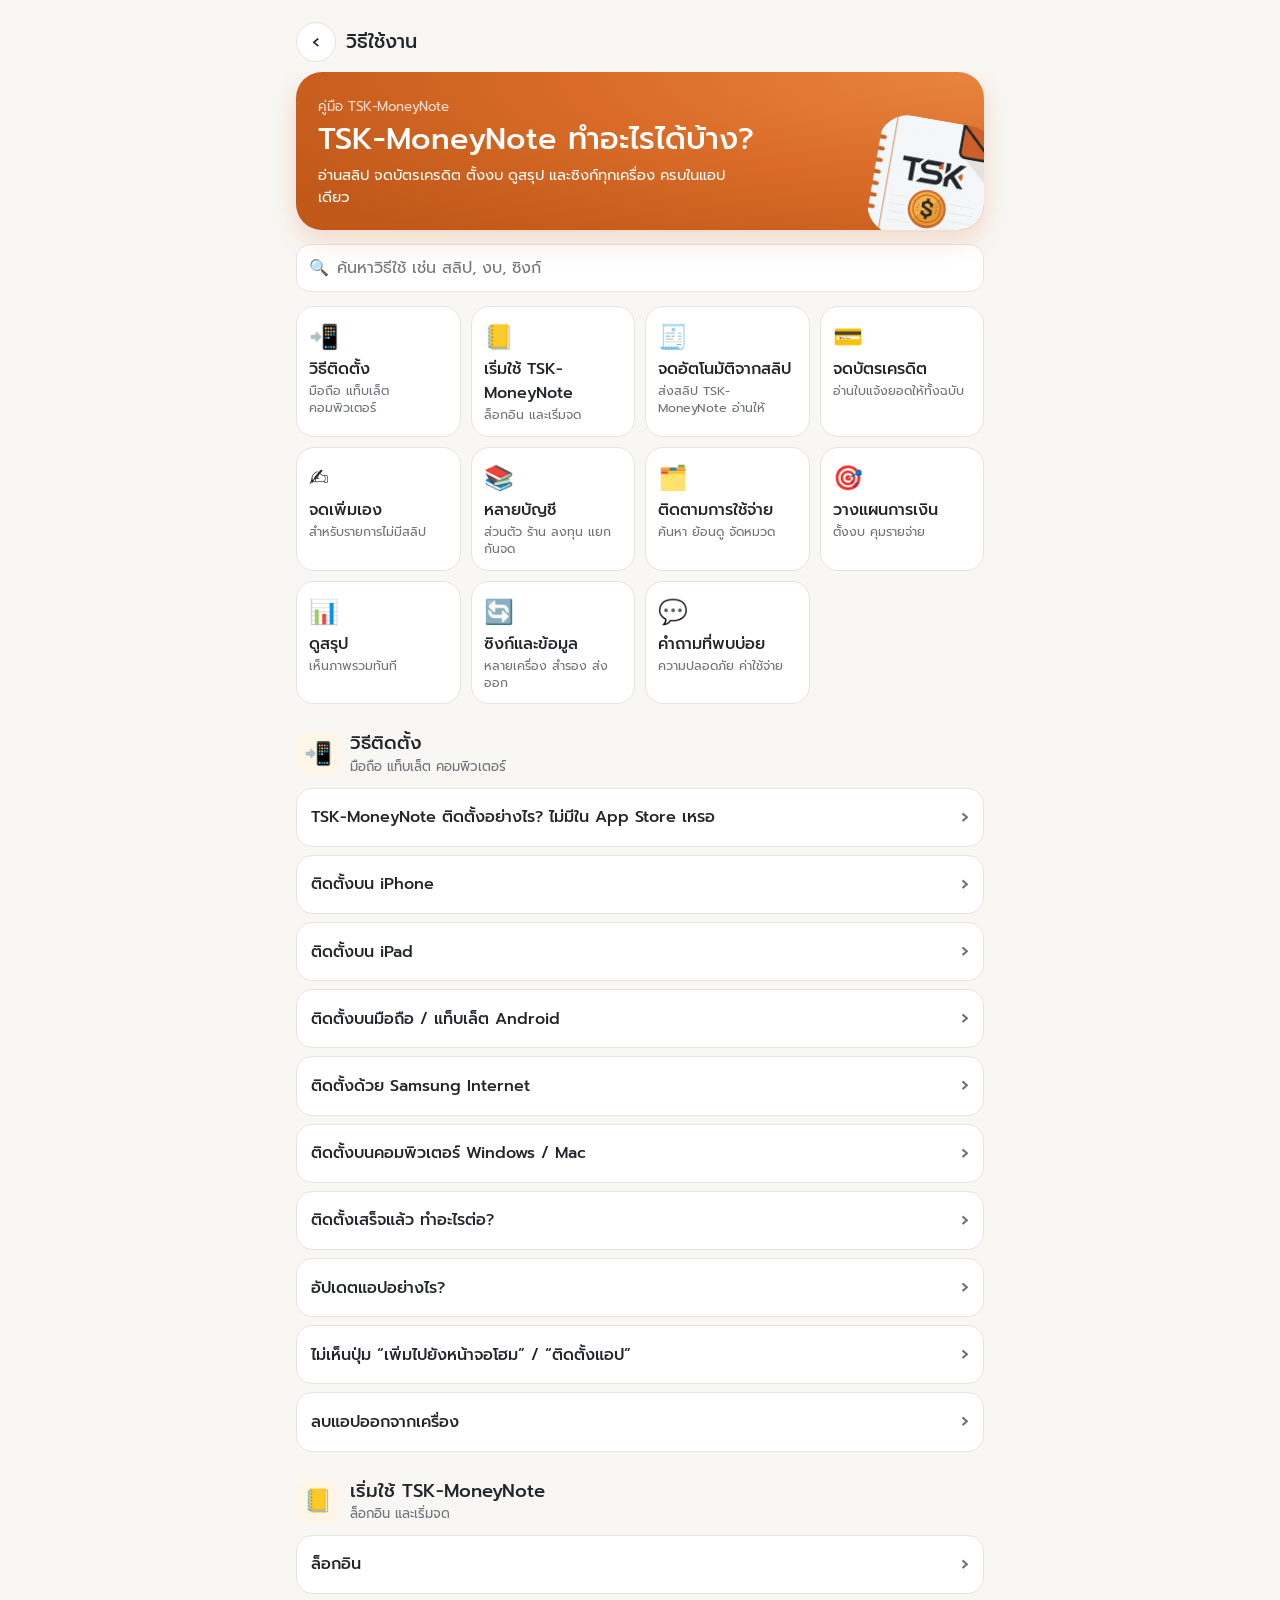
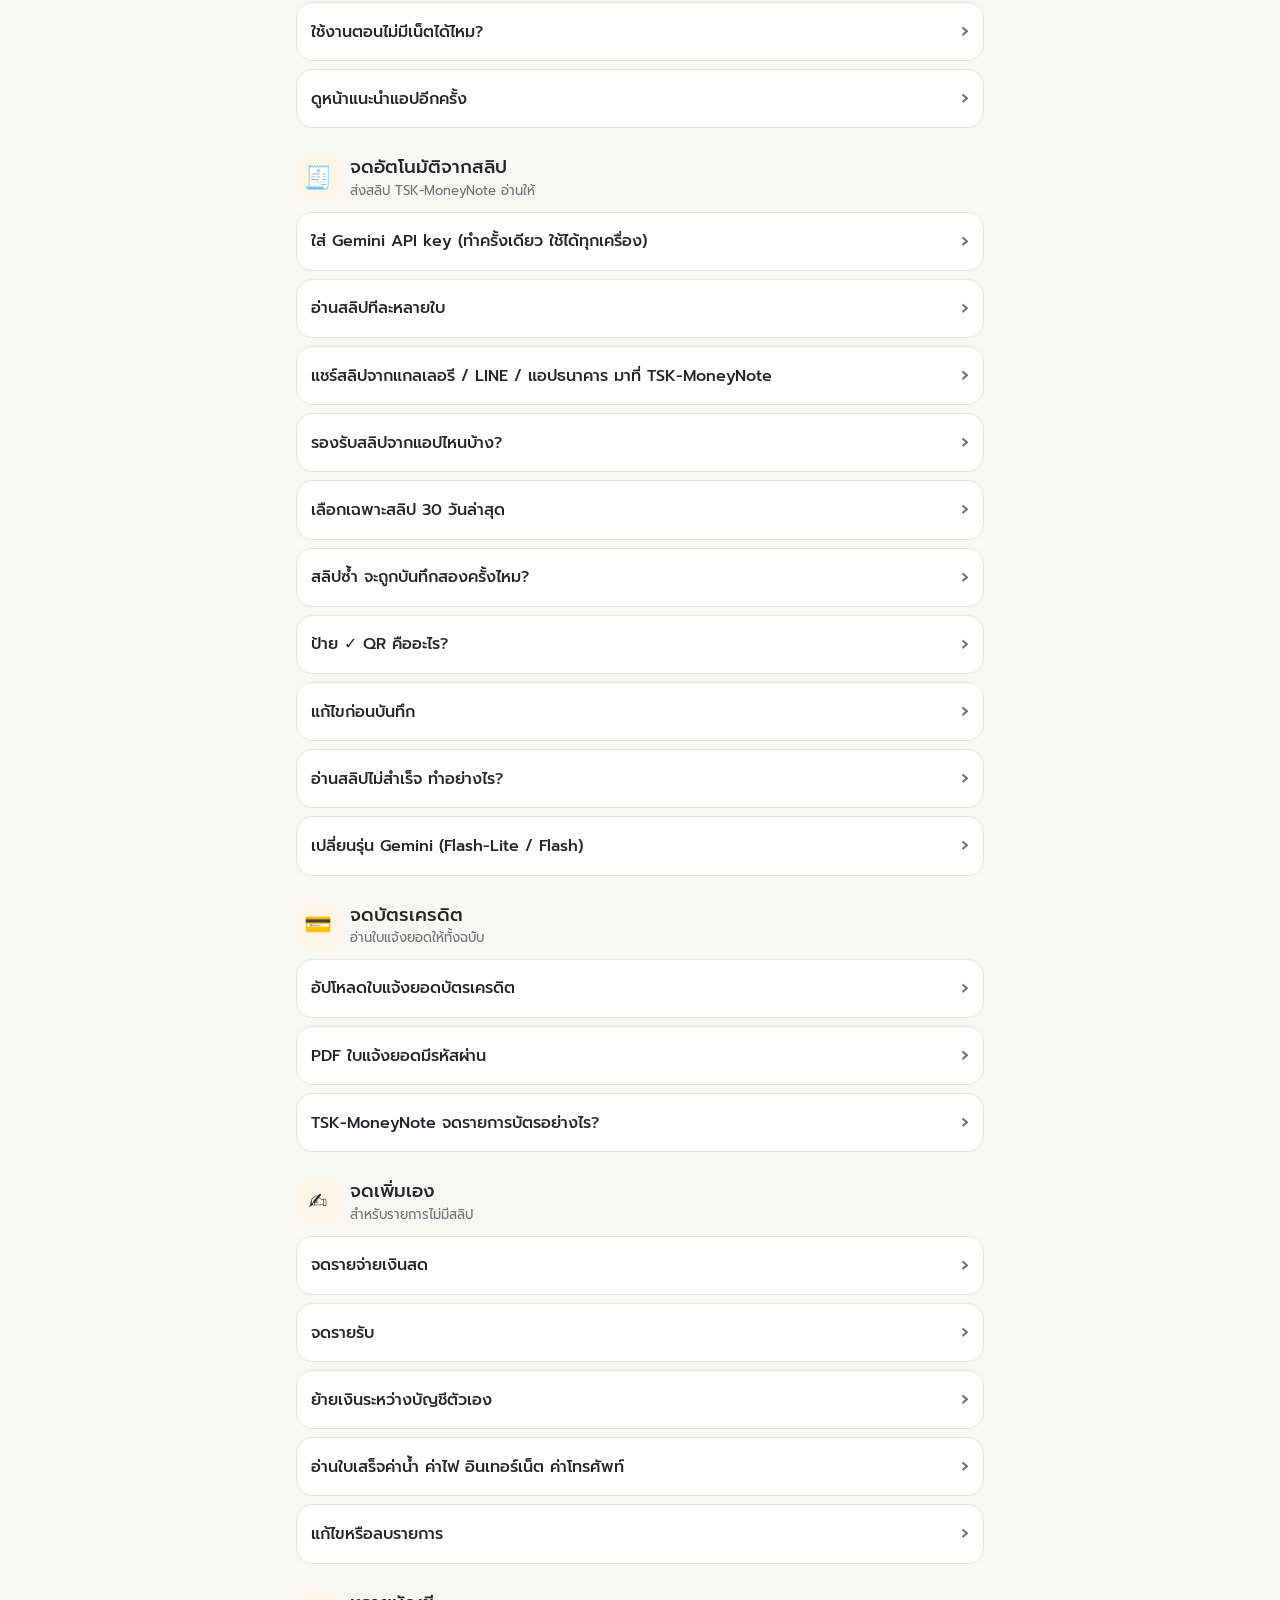
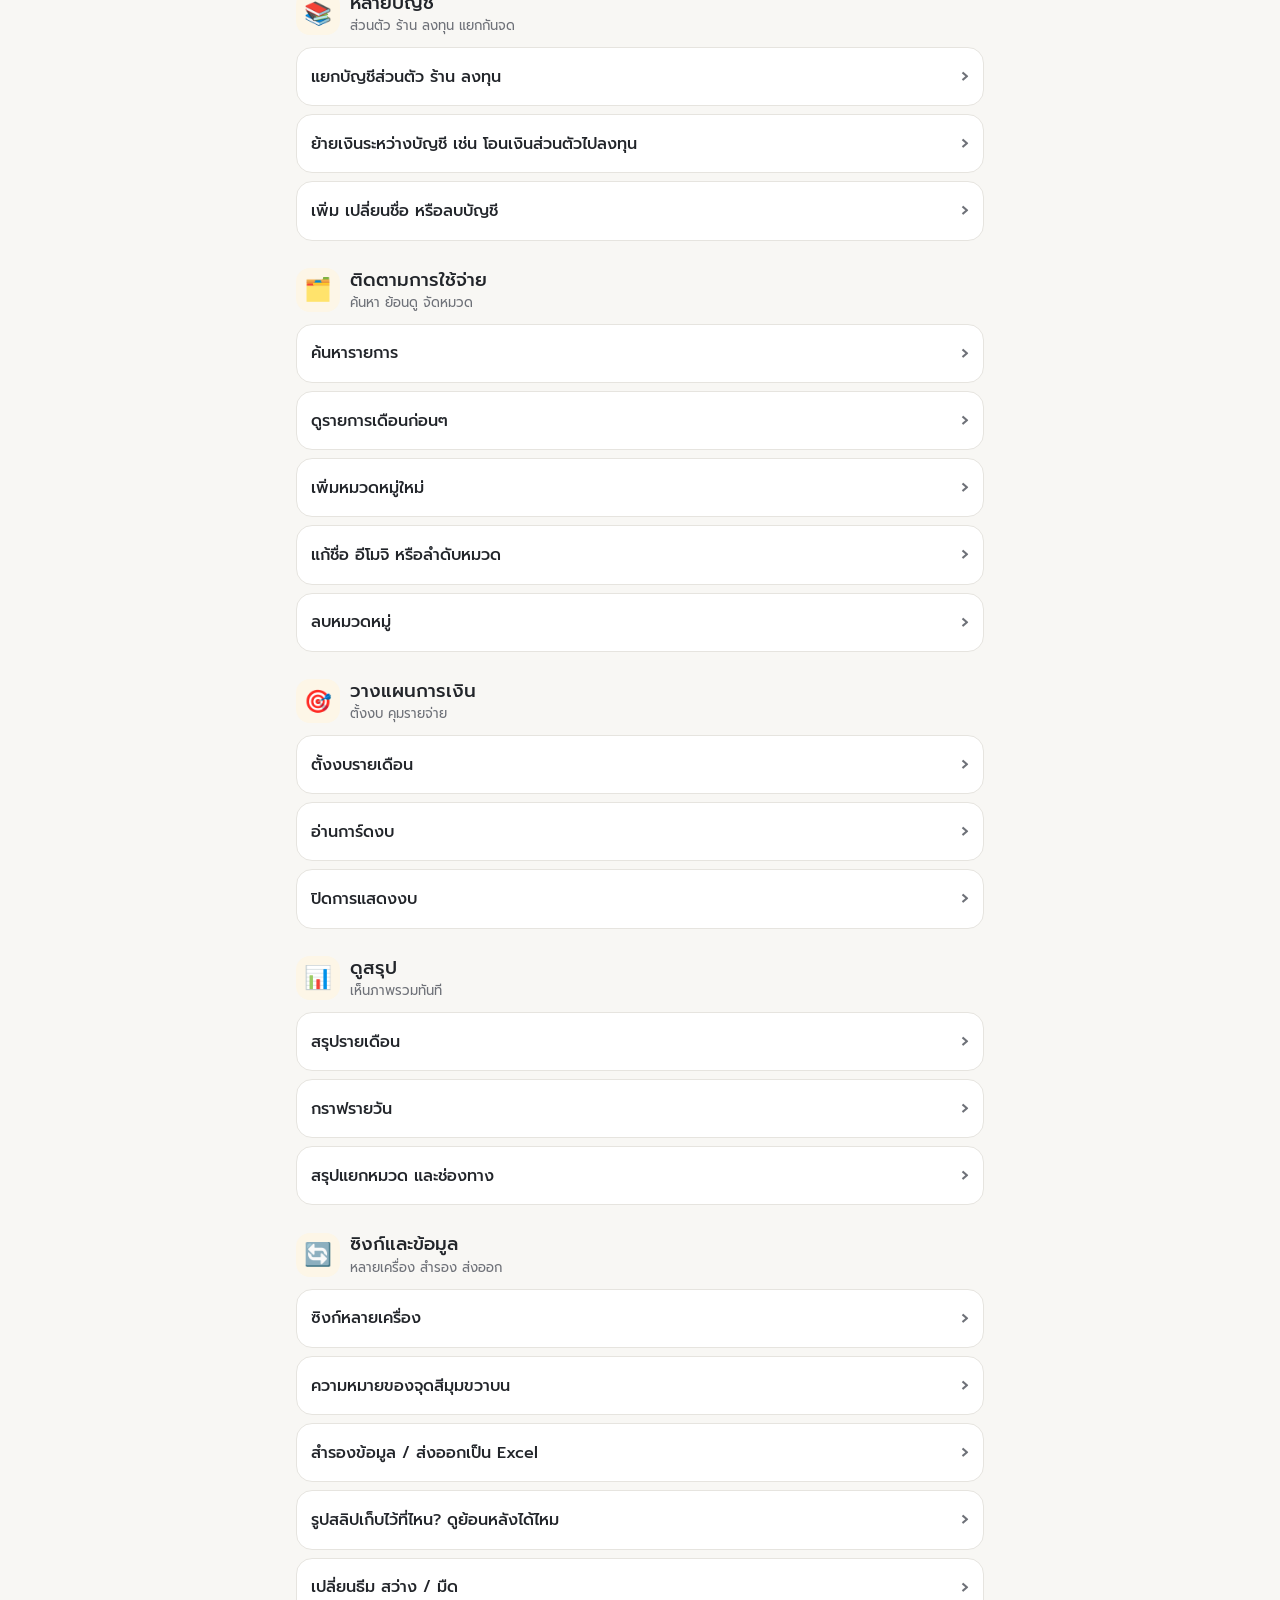
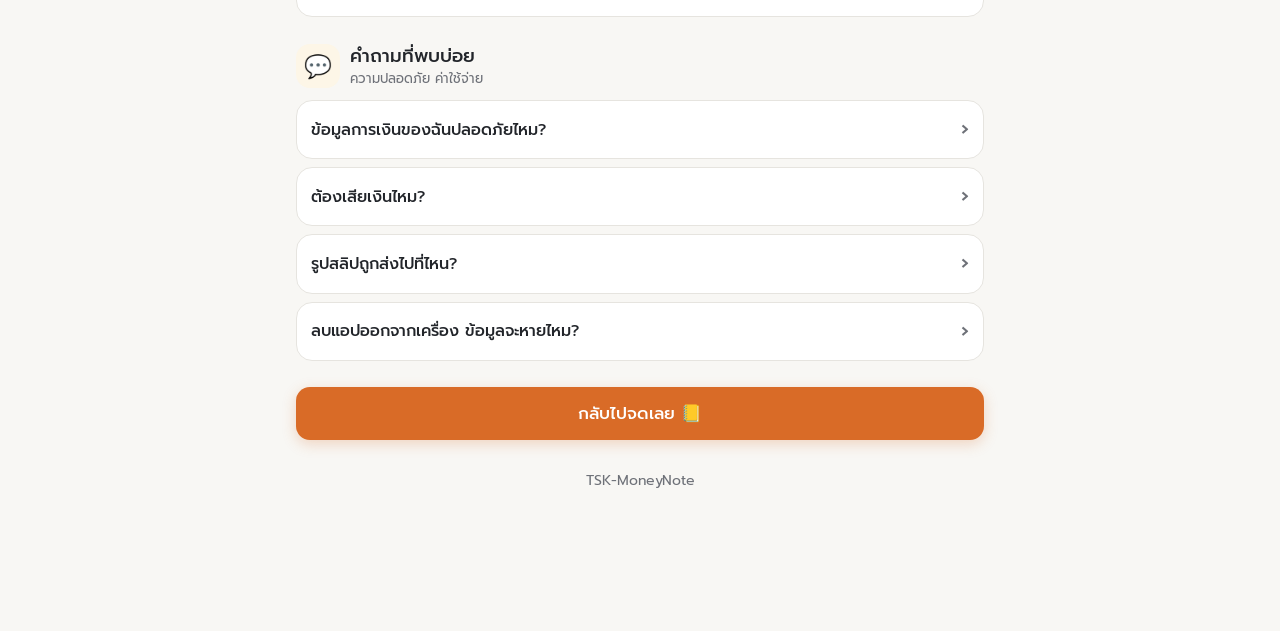
<file: guide.html>
<!doctype html>
<html lang="th">
<head>
  <meta charset="utf-8">
  <meta name="viewport" content="width=device-width, initial-scale=1, viewport-fit=cover">
  <title>วิธีใช้งาน TSK-MoneyNote</title>
  <meta name="description" content="คู่มือใช้งาน TSK-MoneyNote แอปจดรายรับรายจ่าย อ่านสลิป ใบแจ้งยอดบัตรเครดิต งบประมาณ และซิงก์หลายเครื่อง">
  <meta name="theme-color" content="#F8F7F4">
  <link rel="icon" href="icons/favicon-64.png" type="image/png">
  <link rel="apple-touch-icon" href="icons/apple-touch-icon.png">
  <link rel="preconnect" href="https://fonts.googleapis.com">
  <link rel="preconnect" href="https://fonts.gstatic.com" crossorigin>
  <link href="https://fonts.googleapis.com/css2?family=Prompt:wght@400;500;600&display=swap" rel="stylesheet">
  <link rel="stylesheet" href="styles.css">
  <script>
    try { var t = JSON.parse(localStorage.getItem('jj_prefs') || '{}').theme;
      if (t === 'light' || t === 'dark') document.documentElement.dataset.theme = t; } catch (e) {}
  </script>
  <style>
    .g-top { position: sticky; top: 0; z-index: 5; background: var(--bg); padding: max(10px, env(safe-area-inset-top)) 0 10px; display: flex; align-items: center; gap: 10px; }
    .g-top a.icon-btn { display: grid; place-items: center; text-decoration: none; color: var(--text); flex: none; }
    .g-top h1 { font-size: 1.2rem; }
    .g-hero { position: relative; overflow: hidden; border-radius: 26px; padding: 22px; color: #FFFFFF;
      background: radial-gradient(120% 140% at 100% 0%, #E8853F 0%, #D96B27 50%, #BF5819 100%); box-shadow: 0 10px 26px rgba(217,107,39,.22); }
    .g-hero small { opacity: .8; }
    .g-hero h2 { font-size: clamp(1.4rem, 6vw, 1.9rem); line-height: 1.25; margin: 2px 0 6px; max-width: 70%; }
    .g-hero p { margin: 0; max-width: 68%; font-size: .92rem; }
    .g-hero img { position: absolute; right: -8px; bottom: -10px; width: 120px; height: 120px; border-radius: 30px; transform: rotate(10deg); }
    .g-search { margin-top: 14px; }
    .g-cats { display: grid; grid-template-columns: repeat(auto-fill, minmax(140px, 1fr)); gap: 10px; margin-top: 14px; }
    .g-cat { display: flex; flex-direction: column; gap: 2px; padding: 12px; border-radius: 18px; background: var(--surface); border: 1px solid var(--line); text-decoration: none; color: var(--text); }
    .g-cat:hover { border-color: var(--accent-2); }
    .g-cat span { font-size: 1.5rem; }
    .g-cat b { font-family: var(--display); font-weight: 500; }
    .g-cat small { color: var(--muted); font-size: .78rem; line-height: 1.35; }
    .g-sec { margin-top: 26px; scroll-margin-top: 70px; }
    .g-sec-head { display: flex; align-items: center; gap: 10px; margin-bottom: 10px; }
    .g-sec-head span { width: 44px; height: 44px; border-radius: 14px; background: var(--surface-2); display: grid; place-items: center; font-size: 1.4rem; flex: none; }
    .g-sec-head h2 { font-size: 1.15rem; }
    .g-sec-head small { display: block; color: var(--muted); font-size: .82rem; }
    .g-list { display: grid; gap: 8px; }
    .g-item { background: var(--surface); border: 1px solid var(--line); border-radius: 16px; scroll-margin-top: 70px; }
    .g-item summary { list-style: none; cursor: pointer; padding: 13px 14px; display: flex; align-items: center; gap: 10px; font-weight: 500; color: var(--text); margin: 0; }
    .g-item summary::-webkit-details-marker { display: none; }
    .g-item summary::after { content: '›'; margin-left: auto; font-size: 1.3rem; color: var(--muted); transition: transform .2s; }
    .g-item[open] summary::after { transform: rotate(90deg); }
    .g-item[open] { border-color: var(--accent-2); }
    .g-body { padding: 0 14px 14px; color: var(--text-2); font-size: .94rem; }
    .g-body p { margin: 0 0 8px; }
    .g-steps { counter-reset: s; list-style: none; margin: 4px 0 8px; padding: 0; display: grid; gap: 8px; }
    .g-steps li { counter-increment: s; display: flex; gap: 10px; align-items: flex-start; }
    .g-steps li::before { content: counter(s); flex: none; width: 24px; height: 24px; border-radius: 50%; background: var(--accent); color: var(--accent-ink);
      font-weight: 600; font-size: .8rem; display: grid; place-items: center; margin-top: 1px; }
    .g-tip { background: var(--surface-2); border-radius: 12px; padding: 9px 12px; font-size: .88rem; margin-top: 8px; }
    .g-body b { color: var(--text); font-weight: 500; }
    .g-body kbd { font-family: inherit; background: var(--surface-2); border: 1px solid var(--line); border-radius: 6px; padding: 0 6px; font-size: .85em; white-space: nowrap; }
    .g-empty { text-align: center; color: var(--muted); padding: 30px 10px; }
    .g-cta { margin-top: 26px; text-align: center; }
    mark { background: rgba(229, 169, 60, .4); color: inherit; border-radius: 3px; }
  </style>
</head>
<body class="no-nav">
  <main class="app">
    <header class="g-top">
      <a class="icon-btn" href="./" aria-label="กลับไปที่แอป">‹</a>
      <h1>วิธีใช้งาน</h1>
    </header>

    <section class="g-hero">
      <small>คู่มือ TSK-MoneyNote</small>
      <h2>TSK-MoneyNote ทำอะไรได้บ้าง?</h2>
      <p>อ่านสลิป จดบัตรเครดิต ตั้งงบ ดูสรุป และซิงก์ทุกเครื่อง ครบในแอปเดียว</p>
      <img src="icons/icon-512.png" alt="">
    </section>

    <label class="search g-search"><span aria-hidden="true">🔍</span>
      <input type="search" id="q" placeholder="ค้นหาวิธีใช้ เช่น สลิป, งบ, ซิงก์" autocomplete="off"></label>

    <nav class="g-cats" id="cats" aria-label="หมวดคู่มือ"></nav>
    <div id="sections"></div>
    <p class="g-empty" id="empty" hidden>ไม่พบหัวข้อที่ค้นหา ลองใช้คำอื่นดูนะ</p>

    <section class="g-cta">
      <a class="btn primary big" href="./">กลับไปจดเลย 📒</a>
    </section>
    <p class="center muted small pad">TSK-MoneyNote</p>
  </main>
  <div id="toast" class="toast" role="status" aria-live="polite"></div>

<script>
const GUIDE = [
  { id: 'install', icon: '📲', title: 'วิธีติดตั้ง', sub: 'มือถือ แท็บเล็ต คอมพิวเตอร์', items: [
    { id: 'install-what', q: 'TSK-MoneyNote ติดตั้งอย่างไร? ไม่มีใน App Store เหรอ', body:
      '<p>TSK-MoneyNote เป็น <b>เว็บแอป (PWA)</b> ติดตั้งจากเบราว์เซอร์ได้เลย ไม่ต้องผ่าน App Store หรือ Play Store ติดตั้งแล้วจะมี<b>ไอคอน TSKบนหน้าจอ</b> เปิดเต็มจอเหมือนแอปทั่วไป ใช้ออฟไลน์ได้ และอัปเดตเองอัตโนมัติ</p><p>ลิงก์ติดตั้ง: <b>tunsupakorn.github.io/TSK-MoneyNote</b></p>' },
    { id: 'install-ios', q: 'ติดตั้งบน iPhone', steps: [
      'เปิดแอป <b>Safari</b> (เข็มทิศสีฟ้า) แล้วเข้า <b>tunsupakorn.github.io/TSK-MoneyNote</b>',
      'แตะปุ่ม <b>แชร์</b> ด้านล่าง (สี่เหลี่ยมมีลูกศรชี้ขึ้น)',
      'เลื่อนลงแล้วแตะ <b>เพิ่มไปยังหน้าจอโฮม</b>',
      'ชื่อจะขึ้นว่า “TSK-MoneyNote” แตะ <b>เพิ่ม</b> มุมขวาบน',
      'กลับไปหน้าจอโฮม แตะไอคอน TSKเพื่อเปิดแอป'],
      tip: 'ใช้ Safari จะง่ายที่สุด ถ้าเปิดใน Chrome หรือแอปอื่น (เช่น เปิดลิงก์จาก LINE) ให้กด ⋯ แล้วเลือก “เปิดใน Safari” ก่อน' },
    { id: 'install-ipad', q: 'ติดตั้งบน iPad', steps: [
      'เปิด <b>Safari</b> แล้วเข้า <b>tunsupakorn.github.io/TSK-MoneyNote</b>',
      'แตะปุ่ม <b>แชร์</b> ที่แถบด้านบน ข้างช่องที่อยู่เว็บ',
      'แตะ <b>เพิ่มไปยังหน้าจอโฮม</b> แล้วแตะ <b>เพิ่ม</b>'],
      tip: 'บน iPad หน้าจอกว้าง แอปจะจัดหน้าให้อยู่ตรงกลางอ่านสบาย หมุนจอแนวนอนได้' },
    { id: 'install-android', q: 'ติดตั้งบนมือถือ / แท็บเล็ต Android', steps: [
      'เปิด <b>Chrome</b> แล้วเข้า <b>tunsupakorn.github.io/TSK-MoneyNote</b>',
      'ถ้ามีแถบ <b>ติดตั้งแอป</b> เด้งขึ้นด้านล่าง แตะได้เลย',
      'ถ้าไม่มี แตะเมนู <kbd>⋮</kbd> มุมขวาบน แล้วเลือก <b>ติดตั้งแอป</b> หรือ <b>เพิ่มลงในหน้าจอหลัก</b>',
      'แตะ <b>ติดตั้ง</b> ไอคอนจะขึ้นในหน้าจอหลักและในลิ้นชักแอป'] },
    { id: 'install-samsung', q: 'ติดตั้งด้วย Samsung Internet', steps: [
      'เปิด <b>Samsung Internet</b> แล้วเข้า <b>tunsupakorn.github.io/TSK-MoneyNote</b>',
      'แตะเมนู <kbd>☰</kbd> ด้านล่าง',
      'แตะ <b>เพิ่มหน้าไปยัง</b> › <b>หน้าจอหลัก</b>'] },
    { id: 'install-pc', q: 'ติดตั้งบนคอมพิวเตอร์ Windows / Mac', steps: [
      'เปิด <b>Chrome</b> หรือ <b>Microsoft Edge</b> แล้วเข้า <b>tunsupakorn.github.io/TSK-MoneyNote</b>',
      'คลิกไอคอน <b>ติดตั้ง</b> (จอคอมมีลูกศรลง) ที่ท้ายช่องที่อยู่เว็บ',
      'หรือเมนู <kbd>⋮</kbd> › <b>บันทึกและแชร์</b> › <b>ติดตั้งหน้าเว็บเป็นแอป</b> (Edge: <kbd>⋯</kbd> › <b>แอป</b> › <b>ติดตั้งไซต์นี้เป็นแอป</b>)',
      'คลิก <b>ติดตั้ง</b> TSK-MoneyNote จะเปิดเป็นหน้าต่างของตัวเอง และอยู่ใน Start menu / Launchpad'],
      tip: 'บน Mac ใช้ Safari ได้เช่นกัน: เมนู ไฟล์ › เพิ่มไปยัง Dock' },
    { id: 'install-after', q: 'ติดตั้งเสร็จแล้ว ทำอะไรต่อ?', steps: [
      'เปิดแอป แล้วดูหน้าแนะนำ 4 หน้า (หรือกด <b>ข้าม</b>)',
      '<b>ล็อกอิน</b> เพื่อซิงก์ทุกเครื่อง (ดูหัวข้อ “ล็อกอิน”)',
      'ใส่ <b>Gemini API key</b> เพื่อให้อ่านสลิปได้ (ดูหัวข้อ “ใส่ Gemini API key”)',
      'เริ่มจด! กดปุ่มเหลือง <b>🧾 อ่านสลิป</b> ตรงกลาง หรือ <b>✏️ จดเอง</b>'] },
    { id: 'install-update', q: 'อัปเดตแอปอย่างไร?', body:
      '<p>ไม่ต้องทำอะไร แอปอัปเดตเองอัตโนมัติเมื่อเปิดตอนมีอินเทอร์เน็ต ถ้าอยากได้เวอร์ชันใหม่ทันที ให้<b>ปิดแอปให้สนิท</b> (ปัดทิ้งจากหน้าสลับแอป) แล้วเปิดใหม่ 1–2 ครั้ง</p>' },
    { id: 'install-missing', q: 'ไม่เห็นปุ่ม “เพิ่มไปยังหน้าจอโฮม” / “ติดตั้งแอป”', body:
      '<ul><li><b>iPhone/iPad:</b> ต้องเปิดใน Safari ไม่ใช่ในแอป LINE, Facebook หรือ Chrome และต้องไม่ใช่โหมดส่วนตัว (Private)</li><li><b>Android:</b> ใช้ Chrome หรือ Samsung Internet เวอร์ชันล่าสุด ถ้าเคยติดตั้งไว้แล้ว ปุ่มจะไม่ขึ้นซ้ำ ให้ดูในลิ้นชักแอป</li><li><b>คอมพิวเตอร์:</b> Firefox ยังติดตั้งเป็นแอปไม่ได้ ให้ใช้ Chrome หรือ Edge</li></ul>' },
    { id: 'install-remove', q: 'ลบแอปออกจากเครื่อง', body:
      '<ul><li><b>iPhone/iPad:</b> กดค้างที่ไอคอน › <b>ลบแอป</b></li><li><b>Android:</b> กดค้างที่ไอคอน › <b>ถอนการติดตั้ง</b></li><li><b>คอมพิวเตอร์:</b> เปิดแอป › เมนู <kbd>⋯</kbd> › <b>ถอนการติดตั้ง</b></li></ul><p>ถ้าล็อกอินไว้ ข้อมูลยังอยู่ในบัญชี ติดตั้งใหม่แล้วล็อกอินกลับมาได้ทันที</p>' },
  ]},
  { id: 'start', icon: '📒', title: 'เริ่มใช้ TSK-MoneyNote', sub: 'ล็อกอิน และเริ่มจด', items: [
    { id: 'signup', q: 'ล็อกอิน', steps: [
      'เปิดแอป จะเจอหน้า <b>เข้าสู่ระบบ TSK-MoneyNote</b>',
      'กด <b>เข้าสู่ระบบด้วย Google</b> หรือกด <b>เข้าสู่ระบบด้วยอีเมล</b>',
      'ทุกเครื่องล็อกอินด้วยบัญชีเดียวกัน ข้อมูลจะตรงกันอัตโนมัติ'],
      tip: 'แอปนี้เป็นแอปส่วนตัว ใช้ได้เฉพาะบัญชีของเจ้าของ ถ้าเปิดจากหน้าจอโฮมของ iPhone แล้วปุ่ม Google ไม่ทำงาน ให้ใช้อีเมลแทน' },
    { id: 'offline', q: 'ใช้งานตอนไม่มีเน็ตได้ไหม?', body:
      '<p>ได้ จดรายการ แก้ไข และดูสรุปได้ตามปกติ พอกลับมาออนไลน์ แอปจะซิงก์ขึ้นบัญชีให้เอง (มุมขวาบนจะขึ้น “กำลังซิงก์…” แล้วเปลี่ยนเป็น “ซิงก์แล้ว”)</p><p>ยกเว้นการอ่านสลิป ที่ต้องใช้อินเทอร์เน็ต</p>' },
    { id: 'replay', q: 'ดูหน้าแนะนำแอปอีกครั้ง', steps: ['ไปที่ <b>⚙️ ตั้งค่า</b> › การ์ด <b>ติดตั้งเป็นแอป</b>', 'กด <b>ดูแนะนำการใช้งานอีกครั้ง</b>'] },
  ]},
  { id: 'slip', icon: '🧾', title: 'จดอัตโนมัติจากสลิป', sub: 'ส่งสลิป TSK-MoneyNote อ่านให้', items: [
    { id: 'gemini-key', q: 'ใส่ Gemini API key (ทำครั้งเดียว ใช้ได้ทุกเครื่อง)', steps: [
      'ไปที่ <b>⚙️ ตั้งค่า</b> › <b>ตั้งค่าอ่านสลิป</b> แล้วกด <b>① เปิดหน้าสร้าง key ฟรี</b>',
      'ในหน้า Google AI Studio กด <b>Create API key</b> แล้วกดคัดลอก',
      'กลับมาที่ TSK-MoneyNote กด <b>② 📋 วาง key จากคลิปบอร์ด</b> แอปจะทดสอบให้เอง แล้วขึ้น ✅ พร้อมใช้'],
      tip: 'สร้าง key ได้ฟรี และมีโควตาพอสำหรับใช้ส่วนตัว ถ้าล็อกอินบัญชีไว้ key จะใช้กับทุกเครื่องที่ล็อกอินบัญชีเดียวกันโดยอัตโนมัติ' },
    { id: 'read-slips', q: 'อ่านสลิปทีละหลายใบ', steps: [
      'กดปุ่มเหลือง <b>🧾 อ่านสลิป</b> ตรงกลางด้านล่าง',
      'กดปุ่มเหลือง <b>🖼️ เลือกรูปสลิป</b> จะเปิดตารางรูปในเครื่อง แตะเลือกได้หลายรูป',
      'ดูรูปย่อที่เลือก กด <b>×</b> เพื่อเอาออก หรือกด <b>＋</b> เพื่อเพิ่ม',
      'กด <b>🧾 อ่าน N สลิป</b> แล้วรอ TSK-MoneyNote อ่าน (มีแถบบอกว่าอ่านไปกี่ใบแล้ว)',
      'ตรวจรายการ แล้วกด <b>บันทึก N รายการ</b>'] },
    { id: 'share', q: 'แชร์สลิปจากแกลเลอรี / LINE / แอปธนาคาร มาที่ TSK-MoneyNote', steps: [
      '<b>Android:</b> ติดตั้ง TSK-MoneyNote บนหน้าจอหลักก่อน (ดูหัวข้อวิธีติดตั้ง)',
      'เปิดรูปสลิปในแกลเลอรี, LINE หรือแอปธนาคาร แล้วกด <b>แชร์</b> (เลือกได้หลายรูป)',
      'เลือก <b>TSK-MoneyNote</b> ในรายการแอป รูปจะมาอยู่ในหน้าอ่านสลิปให้กดอ่านได้เลย'],
      tip: 'iPhone/iPad ยังแชร์เข้าเว็บแอปไม่ได้ ให้ใช้ปุ่มเลือกรูป หรือคัดลอกรูปแล้วกด 📋 วางรูป บนคอมพิวเตอร์ลากรูปมาวาง หรือกด Ctrl+V ได้เลย' },
    { id: 'banks', q: 'รองรับสลิปจากแอปไหนบ้าง?', body:
      '<p>อ่านได้<b>ทุกธนาคาร</b> เพราะใช้ AI อ่านจากรูป ไม่ได้จำกัดเฉพาะบางแอป เช่น K PLUS, SCB EASY, Krungthai NEXT, Bangkok Bank, krungsri, ttb, GSB, พร้อมเพย์ และ e-wallet ที่มีหน้าสลิป</p><p>รวมถึงใบเสร็จร้านค้าที่ถ่ายรูปมาด้วย</p>' },
    { id: 'last30', q: 'เลือกเฉพาะสลิป 30 วันล่าสุด', body:
      '<p>ถ้าติ๊ก <b>เลือกเฉพาะสลิป 30 วันล่าสุดให้อัตโนมัติ</b> ไว้ (ค่าเริ่มต้น) สลิปที่เก่ากว่า 30 วันจะขึ้นป้าย <b>เกิน 30 วัน</b> และไม่ถูกเลือกไว้</p><p>ถ้าต้องการบันทึกสลิปเก่าด้วย ให้ติ๊กเลือกรายการนั้นเอง หรือเอาเครื่องหมายช่องนี้ออก</p>' },
    { id: 'dup', q: 'สลิปซ้ำ จะถูกบันทึกสองครั้งไหม?', body:
      '<p>ไม่ TSK-MoneyNote เช็กซ้ำ 2 ชั้น:</p><ul><li><b>QR บนสลิป</b> – อ่านในเครื่องฟรี ได้เลขอ้างอิงจริงของธนาคาร ถ้าเคยบันทึกแล้วจะ<b>ข้ามทันทีโดยไม่ส่งให้ Gemini</b> (ไม่เสียโควตา ไม่เสียเวลา)</li><li><b>ข้อมูลในสลิป</b> – เลขอ้างอิง วันที่ เวลา ยอด และผู้รับ ถ้าตรงกับที่มีอยู่จะขึ้นป้ายสีส้ม <b>ซ้ำ</b> และไม่ถูกเลือกไว้</li></ul>' },
    { id: 'qr', q: 'ป้าย ✓ QR คืออะไร?', body:
      '<p>แปลว่า TSK-MoneyNote อ่าน QR บนสลิปได้ และได้<b>เลขอ้างอิงจากธนาคารโดยตรง</b> (แม่นยำ 100%) ใช้กันสลิปซ้ำได้แน่นอน ส่วนยอดเงินและชื่อยังอ่านด้วย Gemini เพราะ QR บนสลิปไม่มียอดเงิน</p><p>สลิปที่ไม่มีป้ายนี้ก็ยังบันทึกได้ปกติ เช่น ภาพถูกครอปจน QR หาย ภาพเบลอ หรือเป็นใบเสร็จร้านค้า</p>' },
    { id: 'review', q: 'แก้ไขก่อนบันทึก', body:
      '<p>ในหน้า <b>ตรวจก่อนบันทึก</b> แต่ละรายการแก้ได้ทันที:</p><ul><li>ประเภท รายจ่าย / รายรับ</li><li>จำนวนเงิน</li><li>หมวดหมู่</li><li>วันที่</li><li>หมายเหตุ – พิมพ์เพิ่มได้ในช่องด้านล่างของแต่ละรายการ</li></ul><p>รายการที่ไม่ต้องการ ให้เอาเครื่องหมายถูกออก แล้วกดบันทึก ถ้าอยากเริ่มใหม่ทั้งหมด กด <b>ล้าง</b></p>' },
    { id: 'slip-fail', q: 'อ่านสลิปไม่สำเร็จ ทำอย่างไร?', body:
      '<p>ดูข้อความในกรอบสีแดงใต้ปุ่มเลือกไฟล์:</p><ul><li><b>API key ไม่ถูกต้อง</b> – ใส่ key ใหม่ในตั้งค่า</li><li><b>ใช้เกินโควตาฟรีชั่วคราว</b> – รอสักครู่แล้วลองใหม่</li><li><b>ไม่พบรายการเงินในไฟล์นี้</b> – รูปอาจไม่ใช่สลิป หรือภาพไม่ชัด</li><li><b>โมเดลใช้ไม่ได้แล้ว</b> – โดยปกติแอปจะเปลี่ยนรุ่นให้เอง ถ้าไม่หาย ให้แก้ช่อง <b>โมเดล</b> ในตั้งค่า</li><li><b>Gemini ตอบช้าเกินไป</b> – เซิร์ฟเวอร์ยุ่ง แอปจะหยุดเองภายใน 2 นาที กด <b>ลองอ่านไฟล์เหล่านี้อีกครั้ง</b> หรือกด <b>ยกเลิก</b> ระหว่างรอได้</li></ul>' },
    { id: 'model', q: 'เปลี่ยนรุ่น Gemini (Flash-Lite / Flash)', body:
      '<p>ค่าเริ่มต้นคือรุ่น <b>Flash-Lite</b> ตอบเร็ว และอ่านสลิปทั่วไปได้ดี ถ้าอยากได้ความแม่นยำมากขึ้น เช่น ใบแจ้งยอดบัตรเครดิตหลายหน้า เปลี่ยนเป็นรุ่น Flash ได้ที่ <b>⚙️ ตั้งค่า</b> › <b>Gemini</b> › ช่อง <b>โมเดล</b> (เช่น ลบคำว่า <kbd>-lite</kbd> ออก)</p><p>ถ้าใส่ชื่อรุ่นที่ไม่มีอยู่จริง แอปจะหารุ่นที่ใช้ได้แล้วเปลี่ยนให้เอง</p>' },
  ]},
  { id: 'card', icon: '💳', title: 'จดบัตรเครดิต', sub: 'อ่านใบแจ้งยอดให้ทั้งฉบับ', items: [
    { id: 'statement', q: 'อัปโหลดใบแจ้งยอดบัตรเครดิต', steps: [
      'ดาวน์โหลดใบแจ้งยอด (e-Statement) เป็นไฟล์ <b>PDF</b> จากอีเมลหรือแอปธนาคาร',
      'กดปุ่มเหลือง <b>🧾 อ่านสลิป</b> ตรงกลางด้านล่าง แล้วเลือกไฟล์ PDF',
      'TSK-MoneyNote จะแยกทุกรายการในใบแจ้งยอดออกมาให้ตรวจ',
      'กด <b>บันทึก</b>'],
      tip: 'ใบแจ้งยอดแบบกระดาษก็ใช้ได้ ถ่ายรูปทีละหน้าแล้วเลือกพร้อมกันหลายรูป' },
    { id: 'pdf-password', q: 'PDF ใบแจ้งยอดมีรหัสผ่าน', steps: [
      'เปิด PDF ในเครื่อง แล้วใส่รหัส (มักเป็นวันเดือนปีเกิด)',
      'สั่ง <b>พิมพ์</b> แล้วเลือก <b>บันทึกเป็น PDF</b> จะได้ไฟล์ใหม่ที่ไม่มีรหัส',
      'เลือกไฟล์ใหม่นั้นใน TSK-MoneyNote'] },
    { id: 'card-rules', q: 'TSK-MoneyNote จดรายการบัตรอย่างไร?', body:
      '<ul><li><b>รายการซื้อ</b> → รายจ่าย ช่องทางบัตร</li><li><b>ยอดผ่อน</b> (เช่น 3/10) → รายจ่าย พร้อมโน้ตงวดผ่อน</li><li><b>ดอกเบี้ย / ค่าธรรมเนียม</b> → หมวด 🧾 ค่าธรรมเนียม/ดอกเบี้ย</li><li><b>เงินคืน / Cashback / คืนเงิน</b> → รายรับ หมวด 🔁 เงินคืน</li><li><b>ยอดที่คุณจ่ายคืนบัตร</b> → ไม่นับ เพื่อไม่ให้รายจ่ายซ้ำกับรายการซื้อ</li></ul>' },
  ]},
  { id: 'manual', icon: '✍️', title: 'จดเพิ่มเอง', sub: 'สำหรับรายการไม่มีสลิป', items: [
    { id: 'add-cash', q: 'จดรายจ่ายเงินสด', steps: [
      'กด <b>✏️ จดเอง</b> ที่แถบเมนูด้านล่าง (ข้างปุ่มเหลือง)',
      'ใส่จำนวนเงิน',
      'เลือกหมวด เช่น 🍜 อาหาร',
      'เลือกวันที่และช่องทาง (เงินสด / โอน / บัตร) ใส่โน้ตถ้าต้องการ',
      'กด <b>บันทึก</b>'] },
    { id: 'add-income', q: 'จดรายรับ', steps: ['กด <b>✏️ จดเอง</b>', 'แตะแท็บ <b>รายรับ</b> ด้านบน', 'ใส่ยอด เลือกหมวด เช่น 💼 เงินเดือน แล้วกด <b>บันทึก</b>'] },
    { id: 'transfer', q: 'ย้ายเงินระหว่างบัญชีตัวเอง', body:
      '<p>รายการ <b>🔄 ย้ายเงิน</b> คือเงินที่แค่ย้ายที่ เช่น โอนจากบัญชี A ไปบัญชี B ของคุณเอง เติมเงินเข้า e-wallet ตัวเอง หรือชำระบัตรเครดิต รายการแบบนี้<b>ไม่นับเป็นรายรับหรือรายจ่าย</b> ยอดคงเหลือจึงไม่เพี้ยน</p><ul><li><b>อ่านจากสลิป:</b> ถ้าชื่อผู้โอนกับผู้รับเป็นคนเดียวกัน (เช่น “นายศุภกร น***” → “นายศุภกร นิตยวรรณ”) TSK-MoneyNote จะจดเป็นย้ายเงินให้เอง พร้อมเลขบัญชีต้นทางและปลายทาง</li><li><b>จดเอง:</b> กด <b>✏️ จดเอง</b> แล้วเลือกแท็บ <b>ย้ายเงิน</b></li><li>ถ้าสลิปมีค่าธรรมเนียม จะแยกเป็นรายจ่ายหมวด 🧾 ค่าธรรมเนียม อีกรายการ</li></ul><p class="g-tip">💡 ใส่ชื่อ-นามสกุลของคุณที่ <b>⚙️ ตั้งค่า</b> › <b>Gemini</b> เพื่อให้แยกได้แม่นขึ้น ถ้าชำระบัตรเครดิตแต่ไม่ได้นำเข้าใบแจ้งยอด ให้เปลี่ยนรายการนั้นเป็น “รายจ่าย” ตอนตรวจก่อนบันทึก</p>' },
    { id: 'bills', q: 'อ่านใบเสร็จค่าน้ำ ค่าไฟ อินเทอร์เน็ต ค่าโทรศัพท์', body:
      '<p>ส่งรูปใบเสร็จหรือสลิปชำระบิลมาได้เลย TSK-MoneyNote จะจัดเข้าหมวดให้: ⚡ ค่าไฟ (MEA/PEA), 🚰 ค่าน้ำ (กปน./กปภ.), 🌐 อินเทอร์เน็ต (3BB, AIS Fibre, True), 📱 ค่าโทรศัพท์ (AIS, True, dtac) พร้อมเลขที่ผู้ใช้ไฟ/เบอร์โทร และรอบบิลในโน้ต</p>' },
    { id: 'edit', q: 'แก้ไขหรือลบรายการ', steps: ['ในหน้าหลัก แตะรายการที่ต้องการ', 'แก้ข้อมูลแล้วกด <b>บันทึก</b>', 'ถ้าจะลบ กด <b>ลบ</b> แล้วยืนยัน'] },
  ]},
  { id: 'books', icon: '📚', title: 'หลายบัญชี', sub: 'ส่วนตัว ร้าน ลงทุน แยกกันจด', items: [
    { id: 'books-what', q: 'แยกบัญชีส่วนตัว ร้าน ลงทุน', body:
      '<p>แอปมีบัญชีเริ่มต้น 3 บัญชี: <b>👤 ส่วนตัว</b> <b>🏪 ร้าน</b> <b>📈 ลงทุน</b> แต่ละบัญชีมีหมวดและงบของตัวเอง</p><ul><li>แตะชื่อบัญชีที่แถบด้านบนของหน้าหลักหรือหน้าสรุปเพื่อสลับ</li><li><b>📚 รวม</b> ดูยอดและรายการของทุกบัญชีพร้อมกัน</li><li>รายการที่จดหรืออ่านจากสลิป จะลงบัญชีที่เลือกอยู่ (เปลี่ยนได้ในหน้าจดรายการ และในหน้าอ่านสลิปที่ช่อง <b>จดลงบัญชี</b>)</li></ul>' },
    { id: 'books-move', q: 'ย้ายเงินระหว่างบัญชี เช่น โอนเงินส่วนตัวไปลงทุน', steps: [
      'กด <b>✏️ จดเอง</b> แล้วเลือกแท็บ <b>ย้ายเงิน</b>',
      'เลือก <b>จากบัญชี</b> และ <b>ไปบัญชี</b>',
      'ใส่จำนวนเงินแล้วกด <b>บันทึก</b>'],
      tip: 'จดครั้งเดียว บัญชีต้นทางขึ้นเป็นเงินออก บัญชีปลายทางขึ้นเป็นเงินเข้า และไม่นับเป็นรายรับหรือรายจ่าย ในหน้ารวมทุกบัญชีจะไม่นับซ้ำ' },
    { id: 'books-manage', q: 'เพิ่ม เปลี่ยนชื่อ หรือลบบัญชี', steps: [
      'ไปที่ <b>⚙️ ตั้งค่า</b> › <b>📚 บัญชี</b>',
      'กด <b>+ บัญชีทั่วไป / ร้าน / ลงทุน</b> เพื่อเพิ่ม (ได้หมวดเริ่มต้นตามประเภท)',
      'แตะบัญชีเพื่อเปลี่ยนชื่อ อีโมจิ หรือลบ (ลบได้เมื่อไม่มีรายการในบัญชีนั้น)',
      'หมวดหมู่และงบของแต่ละบัญชี แก้ได้ในการ์ด <b>หมวดหมู่</b> และ <b>งบประมาณ</b> โดยเลือกบัญชีก่อน'] },
  ]},
  { id: 'track', icon: '🗂️', title: 'ติดตามการใช้จ่าย', sub: 'ค้นหา ย้อนดู จัดหมวด', items: [
    { id: 'search', q: 'ค้นหารายการ', body: '<p>ในหน้าหลัก พิมพ์ในช่อง <b>🔍 ค้นหารายการ</b> ค้นได้ทั้งชื่อหมวด ชื่อร้าน/ผู้รับ โน้ต และจำนวนเงิน</p>' },
    { id: 'months', q: 'ดูรายการเดือนก่อนๆ', body: '<p>กดลูกศร <kbd>‹</kbd> <kbd>›</kbd> ข้างชื่อเดือน ใช้ได้ทั้งหน้าหลักและหน้าสรุป</p>' },
    { id: 'new-cat', q: 'เพิ่มหมวดหมู่ใหม่', steps: ['ไปที่ <b>⚙️ ตั้งค่า</b> › <b>หมวดหมู่</b>', 'กด <b>+ เพิ่มหมวดรายจ่าย</b> หรือ <b>+ เพิ่มหมวดรายรับ</b>', 'ตั้งชื่อ เลือกอีโมจิจากตาราง (หรือพิมพ์เอง) แล้วกด <b>เพิ่มหมวด</b>'] },
    { id: 'edit-cat', q: 'แก้ชื่อ อีโมจิ หรือลำดับหมวด', steps: ['ไปที่ <b>⚙️ ตั้งค่า</b> › <b>หมวดหมู่</b> แล้วแตะหมวดที่ต้องการ', 'แก้ชื่อหรือเลือกอีโมจิใหม่', 'กด <b>‹ เลื่อนก่อน</b> / <b>เลื่อนหลัง ›</b> เพื่อจัดลำดับ หมวดที่อยู่ก่อนจะขึ้นก่อนตอนจด', 'กด <b>บันทึก</b>'] },
    { id: 'del-cat', q: 'ลบหมวดหมู่', body: '<p>แตะหมวดแล้วกด <b>ลบหมวด</b> ลบได้ทุกหมวด รวมถึงหมวดเริ่มต้น (ต้องเหลืออย่างน้อย 1 หมวดต่อประเภท) รายการเก่าในหมวดนั้นจะ<b>ย้ายไปหมวด “อื่นๆ”</b> ให้อัตโนมัติ ไม่หาย</p><p>ถ้าลบหมวดเริ่มต้นไปแล้วอยากได้คืน กด <b>↺ คืนหมวดเริ่มต้นที่ลบไป</b> ท้ายการ์ดหมวดหมู่</p>' },
  ]},
  { id: 'budget', icon: '🎯', title: 'วางแผนการเงิน', sub: 'ตั้งงบ คุมรายจ่าย', items: [
    { id: 'set-budget', q: 'ตั้งงบรายเดือน', steps: ['ไปที่ <b>⚙️ ตั้งค่า</b> › <b>งบประมาณรายเดือน</b>', 'ใส่ยอด เช่น 15000', 'กด <b>บันทึก</b> หน้าหลักจะมีการ์ดงบขึ้นมา'] },
    { id: 'read-budget', q: 'อ่านการ์ดงบ', body:
      '<ul><li><b>แถบสีเหลือง</b> – ยังอยู่ในงบ</li><li><b>แถบสีส้ม</b> – ใช้ไปเกิน 80%</li><li><b>แถบสีแดง</b> – ใช้เกินงบแล้ว พร้อมบอกยอดที่เกิน</li></ul><p>ในเดือนปัจจุบัน การ์ดจะบอกด้วยว่าเหลือ <b>ใช้ได้วันละเท่าไหร่</b> จนถึงสิ้นเดือน</p>' },
    { id: 'off-budget', q: 'ปิดการแสดงงบ', body: '<p>ใส่ <b>0</b> ในช่องงบแล้วกดบันทึก</p>' },
  ]},
  { id: 'summary', icon: '📊', title: 'ดูสรุป', sub: 'เห็นภาพรวมทันที', items: [
    { id: 'monthly', q: 'สรุปรายเดือน', body: '<p>แท็บ <b>📊 สรุป</b> สลับดูได้ทั้ง <b>รายจ่าย</b> และ <b>รายรับ</b> มีตัวเลขรวมทั้งเดือน เฉลี่ยต่อวัน และจำนวนรายการ</p>' },
    { id: 'daily-chart', q: 'กราฟรายวัน', body: '<p>แตะหรือชี้ที่แท่งกราฟ เพื่อดูยอดของวันนั้น</p>' },
    { id: 'by-cat', q: 'สรุปแยกหมวด และช่องทาง', body: '<p>เรียงหมวดจากใช้มากไปน้อย พร้อมเปอร์เซ็นต์ ด้านล่างมีสรุปตามช่องทาง เงินสด / โอน / บัตร</p>' },
  ]},
  { id: 'account', icon: '🔄', title: 'ซิงก์และข้อมูล', sub: 'หลายเครื่อง สำรอง ส่งออก', items: [
    { id: 'sync', q: 'ซิงก์หลายเครื่อง', body: '<p>ล็อกอินบัญชีเดียวกันในทุกเครื่อง รายการที่จดในเครื่องหนึ่งจะขึ้นในเครื่องอื่นภายในไม่กี่วินาที</p>' },
    { id: 'sync-status', q: 'ความหมายของจุดสีมุมขวาบน', body:
      '<ul><li>🟢 <b>ซิงก์แล้ว</b> – ข้อมูลตรงกันทุกเครื่อง</li><li>🟡 <b>กำลังซิงก์…</b> – กำลังส่งข้อมูล หรือยังออฟไลน์อยู่</li><li>🔴 <b>ซิงก์ผิดพลาด</b> – แตะเพื่อดูสาเหตุในหน้าตั้งค่า</li></ul>' },
    { id: 'backup', q: 'สำรองข้อมูล / ส่งออกเป็น Excel', body:
      '<p>ไปที่ <b>⚙️ ตั้งค่า</b> › <b>ข้อมูล</b>:</p><ul><li><b>สำรอง (JSON)</b> – เก็บไว้กู้คืนภายหลัง ด้วยปุ่ม <b>นำเข้า JSON</b></li><li><b>ส่งออก CSV</b> – เปิดใน Excel หรือ Google Sheets ได้ ภาษาไทยไม่เพี้ยน</li></ul>' },
    { id: 'app-slips', q: 'รูปสลิปเก็บไว้ที่ไหน? ดูย้อนหลังได้ไหม', body:
      '<p>เมื่อล็อกอินอยู่ รูปสลิปที่บันทึกจะถูก<b>เก็บไว้ในแอป</b>คู่กับรายการ (ย่อรูปให้เล็กแต่ยังอ่านออก) ซิงก์ทุกเครื่อง</p><ul><li>รายการที่มีสลิปจะมี 📎 ในหน้าหลัก แตะรายการแล้วกด <b>🧾 ดูสลิป</b></li><li>รายการที่ยังไม่มีสลิป (เช่น จดเอง) แตะรายการแล้วกด <b>📎 แนบสลิป</b> เลือกรูป แล้วกด <b>บันทึก</b> · เปลี่ยนหรือลบสลิปได้จากหน้าเดียวกัน</li><li>ลบรายการแล้วรูปสลิปถูกลบไปด้วย</li><li>ใบแจ้งยอดบัตรเครดิต (PDF) ไม่ถูกเก็บ</li><li>ปิดได้ที่ <b>⚙️ ตั้งค่า</b> › <b>💾 ข้อมูล</b> › <i>เก็บรูปสลิปไว้ในแอปตอนอ่านสลิป</i></li></ul>' },
    { id: 'theme', q: 'เปลี่ยนธีม สว่าง / มืด', body: '<p><b>⚙️ ตั้งค่า</b> › <b>ธีม</b> เลือก ตามเครื่อง / สว่าง / มืด</p>' },
  ]},
  { id: 'faq', icon: '💬', title: 'คำถามที่พบบ่อย', sub: 'ความปลอดภัย ค่าใช้จ่าย', items: [
    { id: 'safe', q: 'ข้อมูลการเงินของฉันปลอดภัยไหม?', body: '<p>ข้อมูลเก็บในฐานข้อมูล Firebase ที่กรุงเทพฯ ตั้งกฎไว้ว่า<b>แต่ละบัญชีเห็นเฉพาะข้อมูลของตัวเอง</b> คนอื่นเปิดดูไม่ได้ แม้จะรู้ลิงก์แอปก็ตาม</p>' },
    { id: 'cost', q: 'ต้องเสียเงินไหม?', body: '<p>ไม่ต้อง ทุกส่วนใช้แผนฟรี ทั้งเว็บ (GitHub Pages), ฐานข้อมูล (Firebase Spark) และการอ่านสลิป (โควตาฟรีของ Gemini) ซึ่งพอสำหรับใช้ส่วนตัว</p>' },
    { id: 'gemini-privacy', q: 'รูปสลิปถูกส่งไปที่ไหน?', body: '<p>รูปสลิปถูกส่งไปให้ Gemini ของ Google อ่านเฉพาะตอนที่คุณกดเลือกไฟล์ TSK-MoneyNote ไม่เก็บรูปไว้ เก็บแค่ตัวเลขและข้อความที่อ่านได้</p>' },
    { id: 'delete-app', q: 'ลบแอปออกจากเครื่อง ข้อมูลจะหายไหม?', body: '<p>ถ้าล็อกอินไว้ ข้อมูลไม่หาย ติดตั้งใหม่แล้วล็อกอินบัญชีเดิมได้เลย แต่ถ้าไม่เคยล็อกอิน ข้อมูลอยู่แค่ในเครื่อง ควรกด <b>สำรอง (JSON)</b> ไว้ก่อน</p>' },
  ]},
];

const $ = s => document.querySelector(s);
const esc = s => s.replace(/[&<>"']/g, c => ({ '&': '&amp;', '<': '&lt;', '>': '&gt;', '"': '&quot;', "'": '&#39;' }[c]));
const strip = html => html.replace(/<[^>]+>/g, ' ');

function itemHTML(it) {
  const body = (it.steps ? `<ol class="g-steps">${it.steps.map(s => `<li><span>${s}</span></li>`).join('')}</ol>` : '')
    + (it.body || '') + (it.tip ? `<p class="g-tip">💡 ${it.tip}</p>` : '');
  return `<details class="g-item" id="${it.id}"><summary>${it.q}</summary><div class="g-body">${body}</div></details>`;
}

function render(q = '') {
  const needle = q.trim().toLowerCase();
  const match = it => !needle || (it.q + ' ' + strip(it.body || '') + ' ' + (it.steps || []).map(strip).join(' ') + ' ' + (it.tip || '')).toLowerCase().includes(needle);
  let any = false;
  $('#sections').innerHTML = GUIDE.map(sec => {
    const items = sec.items.filter(match);
    if (!items.length) return '';
    any = true;
    return `<section class="g-sec" id="sec-${sec.id}">
      <div class="g-sec-head"><span aria-hidden="true">${sec.icon}</span><div><h2>${sec.title}</h2><small>${sec.sub}</small></div></div>
      <div class="g-list">${items.map(itemHTML).join('')}</div></section>`;
  }).join('');
  $('#empty').hidden = any;
  $('#cats').hidden = !!needle;
  if (needle) document.querySelectorAll('.g-item').forEach(d => d.open = true);
}

$('#cats').innerHTML = GUIDE.map(s => `<a class="g-cat" href="#sec-${s.id}"><span aria-hidden="true">${s.icon}</span><b>${s.title}</b><small>${s.sub}</small></a>`).join('');
render();
$('#q').addEventListener('input', e => render(e.target.value));

// open a topic from a #link
function openHash() {
  const id = decodeURIComponent(location.hash.slice(1));
  const el = id && document.getElementById(id);
  if (el && el.tagName === 'DETAILS') { el.open = true; setTimeout(() => el.scrollIntoView({ behavior: 'smooth', block: 'start' }), 50); }
}
window.addEventListener('hashchange', openHash);
openHash();
</script>
</body>
</html>
</file>
<file: styles.css>
/* TSK-MoneyNote — notebook white, brick orange (Saturday colours), amber gold for savings */
:root {
  color-scheme: light;
  --bg: #F8F7F4;           /* notebook off-white */
  --surface: #FFFFFF;      /* cards */
  --surface-2: #FDF6E7;    /* soft gold */
  --line: #E6E4DF;         /* card borders, dashed lines */
  --text: #22252A;         /* charcoal */
  --text-2: #45484E;
  --muted: #6E7178;
  --accent: #D96B27;       /* brick orange: primary buttons, highlights */
  --accent-2: #BF5819;     /* darker brick: hover, focus, links */
  --accent-ink: #FFFFFF;
  --accent-rgb: 217, 107, 39;
  --gold: #E5A93C;         /* amber gold: coins, savings */
  --orange: #BF5819;
  --expense: #C84B31;      /* brick red */
  --income: #1E56A0;       /* indigo blue (no green) */
  --danger: #C84B31;
  --bar: #E5A93C;
  --bar-income: #1E56A0;
  --shadow: 0 2px 8px rgba(34, 37, 42, .04);
  --radius: 12px;
  --font: 'Prompt', system-ui, -apple-system, 'Segoe UI', sans-serif;
  --display: 'Prompt', var(--font);
}
@media (prefers-color-scheme: dark) {
  :root:not([data-theme="light"]) {
    color-scheme: dark;
    --bg: #17181B; --surface: #202226; --surface-2: #2B261D; --line: #33363B;
    --text: #F1EFEA; --text-2: #CFCCC5; --muted: #9A9DA3;
    --accent: #D96B27; --accent-2: #F08A4B; --orange: #F08A4B;
    --expense: #F0876D; --income: #7FA8E8; --danger: #F0876D;
    --bar: #E5A93C; --bar-income: #6E9BE0; --shadow: 0 2px 8px rgba(0, 0, 0, .35);
  }
}
:root[data-theme="dark"] {
  color-scheme: dark;
  --bg: #17181B; --surface: #202226; --surface-2: #2B261D; --line: #33363B;
  --text: #F1EFEA; --text-2: #CFCCC5; --muted: #9A9DA3;
  --accent: #D96B27; --accent-2: #F08A4B; --orange: #F08A4B;
  --expense: #F0876D; --income: #7FA8E8; --danger: #F0876D;
  --bar: #E5A93C; --bar-income: #6E9BE0; --shadow: 0 2px 8px rgba(0, 0, 0, .35);
}

* { box-sizing: border-box; }
html { -webkit-text-size-adjust: 100%; }
body {
  margin: 0; background: var(--bg); color: var(--text); font-family: var(--font); font-size: 16px; line-height: 1.5;
  -webkit-tap-highlight-color: transparent;
}
button, input, select, textarea { font: inherit; color: inherit; }
h1, h2, h3 { font-family: var(--display); font-weight: 500; margin: 0; }
h3 { font-size: 1.05rem; margin-bottom: 10px; }
.num { font-variant-numeric: tabular-nums; }
.muted { color: var(--muted); } .small { font-size: .88rem; } .center { text-align: center; } .pad { padding: 16px; }
.row { display: flex; align-items: center; } .between { justify-content: space-between; } .gap { gap: 10px; } .wrap { flex-wrap: wrap; } .grow { flex: 1; min-width: 0; }

.app { max-width: 720px; margin: 0 auto; padding: max(12px, env(safe-area-inset-top)) 16px calc(110px + env(safe-area-inset-bottom)); }
body.no-nav .tabbar { display: none; }

/* header */
.top { display: flex; align-items: center; justify-content: space-between; padding: 6px 0 10px; }
.brand { display: flex; align-items: center; gap: 10px; }
.brand img { border-radius: 12px; box-shadow: var(--shadow); }
.brand h1 { font-size: 1.4rem; line-height: 1.1; }
.brand small { color: var(--muted); font-size: .75rem; letter-spacing: .08em; }
.sync { display: inline-flex; align-items: center; gap: 6px; border: 1px solid var(--line); background: var(--surface); border-radius: 999px; padding: 6px 12px; font-size: .8rem; cursor: pointer; }
.sync i { width: 8px; height: 8px; border-radius: 50%; background: var(--muted); }
.sync.ok i { background: var(--income); } .sync.pending i { background: var(--accent-2); animation: pulse 1s infinite; }
.sync.bad i { background: var(--danger); } .sync.warn i { background: var(--orange); }
@keyframes pulse { 50% { opacity: .3; } }

.month { display: flex; align-items: center; justify-content: space-between; margin: 4px 0 12px; }
.month strong { font-family: var(--display); font-weight: 500; font-size: 1.1rem; }
.icon-btn { width: 40px; height: 40px; border-radius: 50%; border: 1px solid var(--line); background: var(--surface); font-size: 1.3rem; line-height: 1; cursor: pointer; }

/* hero */
.hero { position: relative; overflow: hidden; border-radius: 26px; padding: 20px 22px; color: #FFFFFF;
  background: radial-gradient(120% 140% at 100% 0%, #E8853F 0%, #D96B27 50%, #BF5819 100%); box-shadow: 0 10px 26px rgba(var(--accent-rgb), .25); }
.hero-label { font-size: .9rem; opacity: .8; }
.hero-num { font-family: var(--display); font-size: clamp(2rem, 9vw, 2.8rem); font-weight: 600; line-height: 1.15; margin: 2px 0 14px; }
.hero-split { display: grid; grid-template-columns: 1fr 1fr; gap: 10px; position: relative; z-index: 1; }
.hero-split div { background: rgba(255, 255, 255, .16); border-radius: 14px; padding: 8px 12px; }
.hero-split small { display: block; font-size: .78rem; opacity: .75; }
.hero-split b { font-weight: 600; }
.hero-logo { position: absolute; right: -18px; top: -14px; width: 120px; height: 120px; opacity: .9; transform: rotate(12deg);
  border-radius: 30px; clip-path: circle(38% at 50% 55%); }

/* cards */
.card { background: var(--surface); border: 1px solid var(--line); border-left: 5px solid var(--accent); border-radius: var(--radius); padding: 16px; margin-top: 14px; box-shadow: var(--shadow); }
.card p { margin: 0 0 10px; }
.notice { background: var(--surface-2); border-color: transparent; }
.notice p { margin-bottom: 10px; }
.error { border-color: var(--danger); } .error ul { margin: 6px 0 0; padding-left: 18px; font-size: .88rem; }
.budget .meter { margin: 8px 0 6px; }
.meter { height: 10px; border-radius: 99px; background: var(--surface-2); overflow: hidden; }
.meter div { height: 100%; border-radius: 99px; background: var(--accent-2); transition: width .3s; }
.budget.near .meter div { background: var(--orange); } .budget.over .meter div { background: var(--danger); }
.budget small { color: var(--text-2); }

/* buttons */
.btn { border: 0; border-radius: 14px; padding: 11px 18px; font-weight: 500; cursor: pointer; display: inline-flex; align-items: center; justify-content: center; gap: 6px; text-decoration: none; }
.btn.primary { background: var(--accent); color: var(--accent-ink); box-shadow: 0 4px 14px rgba(var(--accent-rgb), .25); }
.btn.primary:active { transform: translateY(1px); }
.btn.ghost { background: transparent; border: 1px solid var(--line); color: var(--text); }
.btn.danger { background: transparent; border: 1px solid var(--danger); color: var(--danger); }
.btn.sm { padding: 8px 14px; font-size: .9rem; border-radius: 12px; }
.btn.big { padding: 14px 20px; font-size: 1.05rem; width: 100%; }
.btn:disabled { opacity: .5; cursor: not-allowed; }
.link { background: none; border: 0; padding: 4px 0; color: var(--orange); cursor: pointer; font-weight: 500; }

/* search + list */
.search { display: flex; align-items: center; gap: 8px; margin-top: 16px; background: var(--surface); border: 1px solid var(--line); border-radius: 14px; padding: 0 12px; }
.search input { border: 0; background: none; outline: none; padding: 11px 0; flex: 1; min-width: 0; }
.day { margin-top: 18px; }
.day-head { display: flex; justify-content: space-between; color: var(--muted); font-size: .85rem; padding: 0 4px 6px; }
.txs { list-style: none; margin: 0; padding: 0; background: var(--surface); border: 1px solid var(--line); border-radius: var(--radius); overflow: hidden; }
.txs li + li { border-top: 1px solid var(--line); }
.tx { display: flex; align-items: center; gap: 12px; width: 100%; padding: 12px 14px; background: none; border: 0; text-align: left; cursor: pointer; }
.tx:hover { background: var(--surface-2); }
.bubble { width: 42px; height: 42px; flex: none; border-radius: 14px; background: var(--surface-2); display: grid; place-items: center; font-size: 1.3rem; }
.tx-main { flex: 1; min-width: 0; display: flex; flex-direction: column; }
.tx-main b { font-weight: 500; }
.tx-main small { color: var(--muted); white-space: nowrap; overflow: hidden; text-overflow: ellipsis; }
.tx-amt { font-weight: 600; white-space: nowrap; }
.tx-amt.expense { color: var(--expense); } .tx-amt.income { color: var(--income); }

.empty { text-align: center; padding: 36px 16px; }
.empty img { border-radius: 26px; box-shadow: var(--shadow); }
.empty h3 { margin: 14px 0 4px; }
.empty p { color: var(--text-2); margin: 0 0 14px; }

/* segmented */
.seg { display: grid; grid-auto-flow: column; grid-auto-columns: 1fr; background: var(--surface-2); padding: 4px; border-radius: 14px; gap: 4px; }
.seg button { border: 0; background: transparent; border-radius: 10px; padding: 9px; cursor: pointer; font-weight: 500; color: var(--text-2); }
.seg button[aria-selected="true"] { background: var(--surface); color: var(--text); box-shadow: 0 2px 8px rgba(0, 0, 0, .08); }
.seg.expense button[aria-selected="true"] { color: var(--expense); } .seg.income button[aria-selected="true"] { color: var(--income); }

/* stats */
.stat-tiles { display: grid; grid-template-columns: repeat(3, 1fr); gap: 10px; margin-top: 14px; }
.tile { background: var(--surface); border: 1px solid var(--line); border-radius: 16px; padding: 12px; min-width: 0; }
.tile small { display: block; color: var(--muted); font-size: .78rem; }
.tile b { font-family: var(--display); font-weight: 500; font-size: 1.1rem; overflow-wrap: anywhere; }
.catbars { list-style: none; margin: 0; padding: 0; display: grid; gap: 12px; }
.cb-head { display: flex; align-items: center; gap: 8px; font-size: .92rem; margin-bottom: 5px; }
.cb-name { flex: 1; min-width: 0; overflow: hidden; text-overflow: ellipsis; white-space: nowrap; }
.cb-val { font-weight: 600; } .cb-pct { color: var(--muted); width: 3ch; text-align: right; font-size: .82rem; }
.cb-track { height: 10px; border-radius: 99px; background: var(--surface-2); }
.cb-fill { height: 100%; border-radius: 99px; background: var(--bar); }
.income .cb-fill { background: var(--bar-income); }

.cols-plot { position: relative; height: 170px; margin-left: 34px; }
.cols-grid span { position: absolute; left: 0; right: 0; border-top: 1px dashed var(--line); }
.cols-grid span:last-child { border-top: 1px solid var(--line); }
.cols-grid i { position: absolute; right: calc(100% + 6px); transform: translateY(-50%); font-style: normal; font-size: .7rem; color: var(--muted); }
.cols-bars { position: absolute; inset: 0; display: flex; align-items: flex-end; gap: 2px; }
.col { flex: 1; height: 100%; display: flex; align-items: flex-end; cursor: pointer; outline: none; border-radius: 4px; }
.col-bar { width: 100%; background: var(--bar); border-radius: 4px 4px 0 0; }
.income .col-bar { background: var(--bar-income); }
.col.on, .col:focus-visible { background: var(--surface-2); }
.tip { position: absolute; top: -8px; transform: translate(-50%, -100%); background: var(--text); color: var(--bg); font-size: .8rem; padding: 4px 10px; border-radius: 8px; white-space: nowrap; pointer-events: none; }
.cols-x { position: relative; height: 18px; margin-left: 34px; font-size: .7rem; color: var(--muted); }
.cols-x span { position: absolute; transform: translateX(-50%); top: 2px; }
.methods { list-style: none; margin: 0; padding: 0; }
.methods li { display: flex; justify-content: space-between; padding: 8px 0; }
.methods li + li { border-top: 1px solid var(--line); }

/* scan */
.drop { display: flex; flex-direction: column; align-items: center; text-align: center; gap: 4px; margin-top: 14px; padding: 28px 16px;
  border: 2px dashed var(--accent-2); border-radius: 24px; background: var(--surface); cursor: pointer; }
.drop input { position: absolute; width: 1px; height: 1px; opacity: 0; }
.drop.disabled { opacity: .55; cursor: not-allowed; border-color: var(--line); }
.drop-icon { font-size: 2.2rem; }
.drop small { color: var(--muted); }
.check { display: flex; align-items: center; gap: 8px; margin-top: 12px; font-size: .92rem; color: var(--text-2); }
.check input, .rv-check input { width: 20px; height: 20px; accent-color: var(--accent-2); }
.progress { display: flex; flex-direction: column; align-items: center; gap: 8px; }
.progress .meter { width: 100%; }
.spinner { width: 34px; height: 34px; border-radius: 50%; border: 4px solid var(--surface-2); border-top-color: var(--accent-2); animation: spin 1s linear infinite; }
@keyframes spin { to { transform: rotate(360deg); } }
.review { margin-top: 18px; }
.review ul { list-style: none; margin: 0; padding: 0; display: grid; gap: 10px; }
.rv { display: flex; gap: 10px; background: var(--surface); border: 1px solid var(--line); border-radius: 16px; padding: 12px; }
.rv.off { opacity: .55; }
.rv-body { flex: 1; min-width: 0; }
.rv-body b { font-weight: 500; overflow: hidden; text-overflow: ellipsis; white-space: nowrap; }
.rv-grid { display: grid; grid-template-columns: 1fr 1fr; gap: 6px; margin-top: 8px; }
.rv-grid input, .rv-grid select { padding: 8px; font-size: .9rem; }
.tag { font-size: .72rem; padding: 2px 8px; border-radius: 99px; background: var(--surface-2); color: var(--text-2); white-space: nowrap; }
.tag.warn { background: var(--orange); color: #fff; }
.tag.ok { background: var(--income); color: #fff; }

/* picker */
.pick { margin-top: 14px; padding: 14px; border: 2px dashed var(--accent-2); border-radius: 24px; background: var(--surface); display: grid; gap: 10px; }
.pick.over { background: var(--surface-2); border-style: solid; }
.pick.disabled { opacity: .55; pointer-events: none; border-color: var(--line); }
.pick input[type=file] { position: absolute; width: 1px; height: 1px; opacity: 0; pointer-events: none; }
.pick-main { display: flex; align-items: center; gap: 14px; padding: 16px; border-radius: 18px; background: var(--accent); color: var(--accent-ink); cursor: pointer; position: relative; }
.pick-main .pick-icon { font-size: 2rem; }
.pick-main b { display: block; font-family: var(--display); font-weight: 500; font-size: 1.1rem; }
.pick-main small { opacity: .75; }
.pick-row { display: grid; grid-template-columns: repeat(3, 1fr); gap: 8px; }
.pick-btn { display: flex; flex-direction: column; align-items: center; gap: 2px; padding: 10px 4px; border-radius: 14px; border: 1px solid var(--line);
  background: var(--surface-2); font-size: 1.3rem; cursor: pointer; position: relative; color: var(--text); }
.pick-btn span { font-size: .78rem; color: var(--text-2); }
.pick-hint { color: var(--muted); font-size: .8rem; text-align: center; }
.tray { margin-top: 14px; display: grid; gap: 10px; }
.tray-grid { display: grid; grid-template-columns: repeat(auto-fill, minmax(88px, 1fr)); gap: 8px; }
.tray-grid figure { margin: 0; position: relative; aspect-ratio: 3 / 4; border-radius: 14px; overflow: hidden; background: var(--surface-2); border: 1px solid var(--line); }
.tray-grid img { width: 100%; height: 100%; object-fit: cover; }
.tray-pdf { height: 100%; display: grid; place-items: center; text-align: center; font-size: 1.8rem; padding: 6px; }
.tray-pdf small { font-size: .65rem; color: var(--muted); overflow-wrap: anywhere; }
.tray-x { position: absolute; top: 4px; right: 4px; width: 26px; height: 26px; border-radius: 50%; border: 0; background: rgba(0,0,0,.6); color: #fff; font-size: 1rem; line-height: 1; cursor: pointer; }
.tray-add { display: grid; place-items: center; aspect-ratio: 3 / 4; border-radius: 14px; border: 2px dashed var(--line); font-size: 2rem; color: var(--muted); cursor: pointer; position: relative; }
.tray-add input { position: absolute; width: 1px; height: 1px; opacity: 0; }

/* access */
.gate-email { font-family: ui-monospace, monospace; background: var(--surface-2); padding: 8px 14px; border-radius: 12px; color: var(--text) !important; overflow-wrap: anywhere; }
.allow-list { list-style: none; margin: 4px 0 10px; padding: 0; }
.allow-list li { display: flex; justify-content: space-between; align-items: center; gap: 8px; padding: 8px 0; border-top: 1px solid var(--line); }
.allow-list li:first-child { border-top: 0; }
.allow-list li > span:first-child { display: flex; flex-direction: column; min-width: 0; }
.allow-list small { color: var(--muted); overflow-wrap: anywhere; }
.allow-list .x { border: 0; background: none; font-size: 1.3rem; color: var(--muted); cursor: pointer; }
.w-name { width: 150px; }

/* compact settings cards */
.card.compact h3 { margin: 0; }
.card.compact p { margin: 4px 0 8px; }
.ok-pill { font-size: .78rem; background: var(--surface-2); color: var(--income); padding: 3px 10px; border-radius: 99px; white-space: nowrap; }
details.more { margin-top: 6px; }
details.more summary { font-size: .88rem; }
details.more[open] { display: grid; gap: 8px; }
ol.steps { margin: 0 0 10px; padding: 0; list-style: none; display: grid; gap: 10px; }
ol.steps li { display: grid; gap: 4px; justify-items: start; }
.tx-amt .clip { font-style: normal; font-size: .8rem; margin-right: 4px; }
.sticky { position: sticky; bottom: calc(86px + env(safe-area-inset-bottom)); margin-top: 12px; }
.tips ul { margin: 0; padding-left: 18px; color: var(--text-2); font-size: .9rem; }
.tips li + li { margin-top: 6px; }

/* forms */
input, select, textarea { width: 100%; background: var(--bg); border: 1px solid var(--line); border-radius: 12px; padding: 10px 12px; outline: none; }
input:focus, select:focus, textarea:focus { border-color: var(--accent-2); box-shadow: 0 0 0 3px rgba(var(--accent-rgb), .2); }
input[type="checkbox"] { width: auto; }
.lbl { display: flex; flex-direction: column; gap: 4px; font-size: .85rem; color: var(--text-2); margin-top: 10px; }
.auth { display: grid; gap: 10px; }
.err { color: var(--danger); font-size: .88rem; margin: 0; }
details summary { cursor: pointer; color: var(--orange); font-weight: 500; margin-bottom: 8px; }
details textarea { margin-bottom: 8px; font-family: ui-monospace, monospace; font-size: .8rem; }
.chips { display: flex; flex-wrap: wrap; gap: 6px; margin: 6px 0 12px; }
.chip { display: inline-flex; align-items: center; gap: 4px; background: var(--surface-2); border-radius: 99px; padding: 5px 10px; font-size: .85rem; }
.chip .x { border: 0; background: none; cursor: pointer; color: var(--muted); padding: 0 2px; font-size: 1rem; }
.w-emoji { width: 64px; text-align: center; }
.chip.edit { border: 1px solid transparent; cursor: pointer; font: inherit; color: inherit; }
.chip.edit:hover { border-color: var(--accent-2); }
.chip.edit i { font-style: normal; color: var(--muted); font-size: .75rem; }
.ce-emoji { font-size: 1.5rem; padding: 6px; }
.emoji-grid { display: grid; grid-template-columns: repeat(auto-fill, minmax(40px, 1fr)); gap: 4px; max-height: 150px; overflow-y: auto; }
.emoji-grid button { border: 1.5px solid transparent; background: var(--surface-2); border-radius: 10px; font-size: 1.3rem; padding: 4px 0; cursor: pointer; }
.emoji-grid button.on { border-color: var(--accent-2); background: var(--surface); }
.g-note { background: var(--surface-2); border-radius: 14px; padding: 12px; margin: 0; color: var(--text-2); font-size: .92rem; }
.tx-amt.transfer { color: var(--text-2); }
.amount.transfer input { color: var(--text); }
.seg.transfer button[aria-selected="true"] { color: var(--text); }
form.row select { width: auto; }
#gemini input + .lbl { margin-bottom: 10px; }

/* tab bar */
.tabbar { position: fixed; left: 50%; transform: translateX(-50%); bottom: max(10px, env(safe-area-inset-bottom)); width: min(560px, calc(100% - 24px));
  display: grid; grid-template-columns: repeat(5, 1fr); align-items: center; background: var(--surface); border: 1px solid var(--line);
  border-radius: 24px; padding: 6px; box-shadow: var(--shadow); z-index: 10; }
.tabbar button { border: 0; background: none; display: flex; flex-direction: column; align-items: center; font-size: .72rem; color: var(--muted); padding: 4px 0; cursor: pointer; border-radius: 16px; }
.tabbar .ti { font-size: 1.25rem; filter: grayscale(1); opacity: .7; }
.tabbar button.on { color: var(--text); font-weight: 600; }
.tabbar button.on .ti { filter: none; opacity: 1; }
.tabbar .fab-wrap { gap: 2px; padding-top: 0; }
.tabbar .fab { display: grid; place-items: center; width: 60px; height: 60px; margin: -30px auto 0; border-radius: 50%; background: var(--accent); color: var(--accent-ink);
  font-size: 1.7rem; line-height: 1; box-shadow: 0 8px 20px rgba(var(--accent-rgb), .35); border: 4px solid var(--bg); transition: transform .15s; }
.tabbar .fab-wrap:active .fab { transform: scale(.94); }
.tabbar .fab-wrap.on { color: var(--text); font-weight: 600; }
.tabbar .fab-wrap.on .fab { box-shadow: 0 0 0 3px var(--accent-2), 0 8px 20px rgba(var(--accent-rgb), .35); }

/* sheet */
.sheet { border: 0; padding: 0; margin: auto auto 0; width: 100%; max-width: 560px; max-height: 92vh; border-radius: 26px 26px 0 0; background: var(--surface); color: var(--text); }
.sheet::backdrop { background: rgba(30, 20, 5, .45); }
.sheet[open] { animation: up .22s ease-out; }
@keyframes up { from { transform: translateY(40px); opacity: 0; } }
@media (min-width: 700px) { .sheet { margin: auto; border-radius: 26px; } }
.slipview { border: 0; padding: 0; margin: auto; max-width: min(560px, 100vw); max-height: 100vh; background: transparent; }
.slipview::backdrop { background: rgba(10, 8, 4, .85); }
.slip-view { position: relative; display: grid; place-items: center; min-width: 200px; min-height: 200px; padding: 12px; }
.slip-view img { display: block; max-width: 100%; max-height: calc(100vh - 24px); border-radius: 14px; background: #fff; }
.slip-view .icon-btn { position: absolute; top: 18px; right: 18px; background: var(--surface); color: var(--text); }
.slip-view p { background: var(--surface); padding: 16px; border-radius: 14px; }
.sheet-body { padding: 10px 18px calc(18px + env(safe-area-inset-bottom)); display: grid; gap: 12px; }
.grab { width: 44px; height: 5px; border-radius: 9px; background: var(--line); margin: 0 auto 2px; }
.sheet h2 { font-size: 1.2rem; }
.amount { display: flex; align-items: center; gap: 6px; border-bottom: 2px solid var(--line); padding: 4px 4px 6px; }
.amount span { font-family: var(--display); font-size: 1.8rem; color: var(--muted); }
.amount input { border: 0; background: none; box-shadow: none; font-family: var(--display); font-size: 2.4rem; padding: 0; font-weight: 600; }
.amount.expense input { color: var(--expense); } .amount.income input { color: var(--income); }
.cat-grid { display: grid; grid-template-columns: repeat(auto-fill, minmax(76px, 1fr)); gap: 8px; max-height: 210px; overflow-y: auto; }
.cat { display: flex; flex-direction: column; align-items: center; gap: 2px; padding: 8px 4px; border-radius: 14px; border: 1.5px solid transparent; background: var(--surface-2); cursor: pointer; }
.cat span { font-size: 1.4rem; }
.cat small { font-size: .72rem; line-height: 1.2; text-align: center; color: var(--text-2); }
.cat.on { border-color: var(--accent-2); background: var(--surface); box-shadow: 0 0 0 3px rgba(var(--accent-rgb), .2); }

/* onboarding */
.onboard { min-height: calc(100vh - 40px); display: flex; flex-direction: column; align-items: center; justify-content: center; text-align: center; gap: 12px; max-width: 420px; margin: 0 auto; position: relative; }
.skip { position: absolute; top: 4px; right: 0; }
.ob-art { position: relative; width: 180px; height: 180px; margin-bottom: 10px; }
.ob-logo { width: 180px; height: 180px; border-radius: 44px; box-shadow: 0 18px 40px rgba(34, 37, 42, .15); animation: bob 2.4s ease-in-out infinite; }
.ob-emoji { position: absolute; right: -14px; bottom: -6px; font-size: 3rem; background: var(--surface); border-radius: 50%; width: 72px; height: 72px; display: grid; place-items: center; box-shadow: var(--shadow); }
@keyframes bob { 50% { transform: translateY(-8px) rotate(-2deg); } }
.onboard h2 { font-size: 1.6rem; }
.onboard p { color: var(--text-2); margin: 0 0 6px; }
.dots { display: flex; gap: 6px; margin: 6px 0 10px; }
.dots i { width: 8px; height: 8px; border-radius: 9px; background: var(--line); transition: width .2s; }
.dots i.on { width: 24px; background: var(--accent-2); }
.onboard .btn { width: 100%; }

.toast { position: fixed; left: 50%; bottom: calc(100px + env(safe-area-inset-bottom)); transform: translate(-50%, 20px); background: var(--text); color: var(--bg);
  padding: 10px 18px; border-radius: 16px; font-size: .92rem; opacity: 0; pointer-events: none; transition: .25s; z-index: 50;
  width: max-content; max-width: min(440px, calc(100% - 32px)); line-height: 1.45; text-align: center; box-shadow: 0 8px 24px rgba(0,0,0,.2); }
.toast.show { opacity: 1; transform: translate(-50%, 0); }

@media (prefers-reduced-motion: reduce) { * { animation: none !important; transition: none !important; } }
.slip-row { align-items: center; }
.rv-note { width: 100%; margin-top: 6px; }

/* books */
.book-bar { display: flex; gap: 8px; overflow-x: auto; padding: 2px 0 10px; scrollbar-width: none; }
.book-bar::-webkit-scrollbar { display: none; }
.book-chip { flex: none; border: 1px solid var(--line); background: var(--surface); color: var(--text); border-radius: 99px; padding: 6px 14px; font-weight: 500; cursor: pointer; }
.book-chip.on { background: var(--accent); border-color: var(--accent); color: var(--accent-ink); }
.hero-move { display: block; margin-top: 10px; font-size: .8rem; opacity: .85; position: relative; z-index: 1; }
.scan-book { margin-bottom: 4px; }
.chip small { margin-left: 2px; }
</file>
